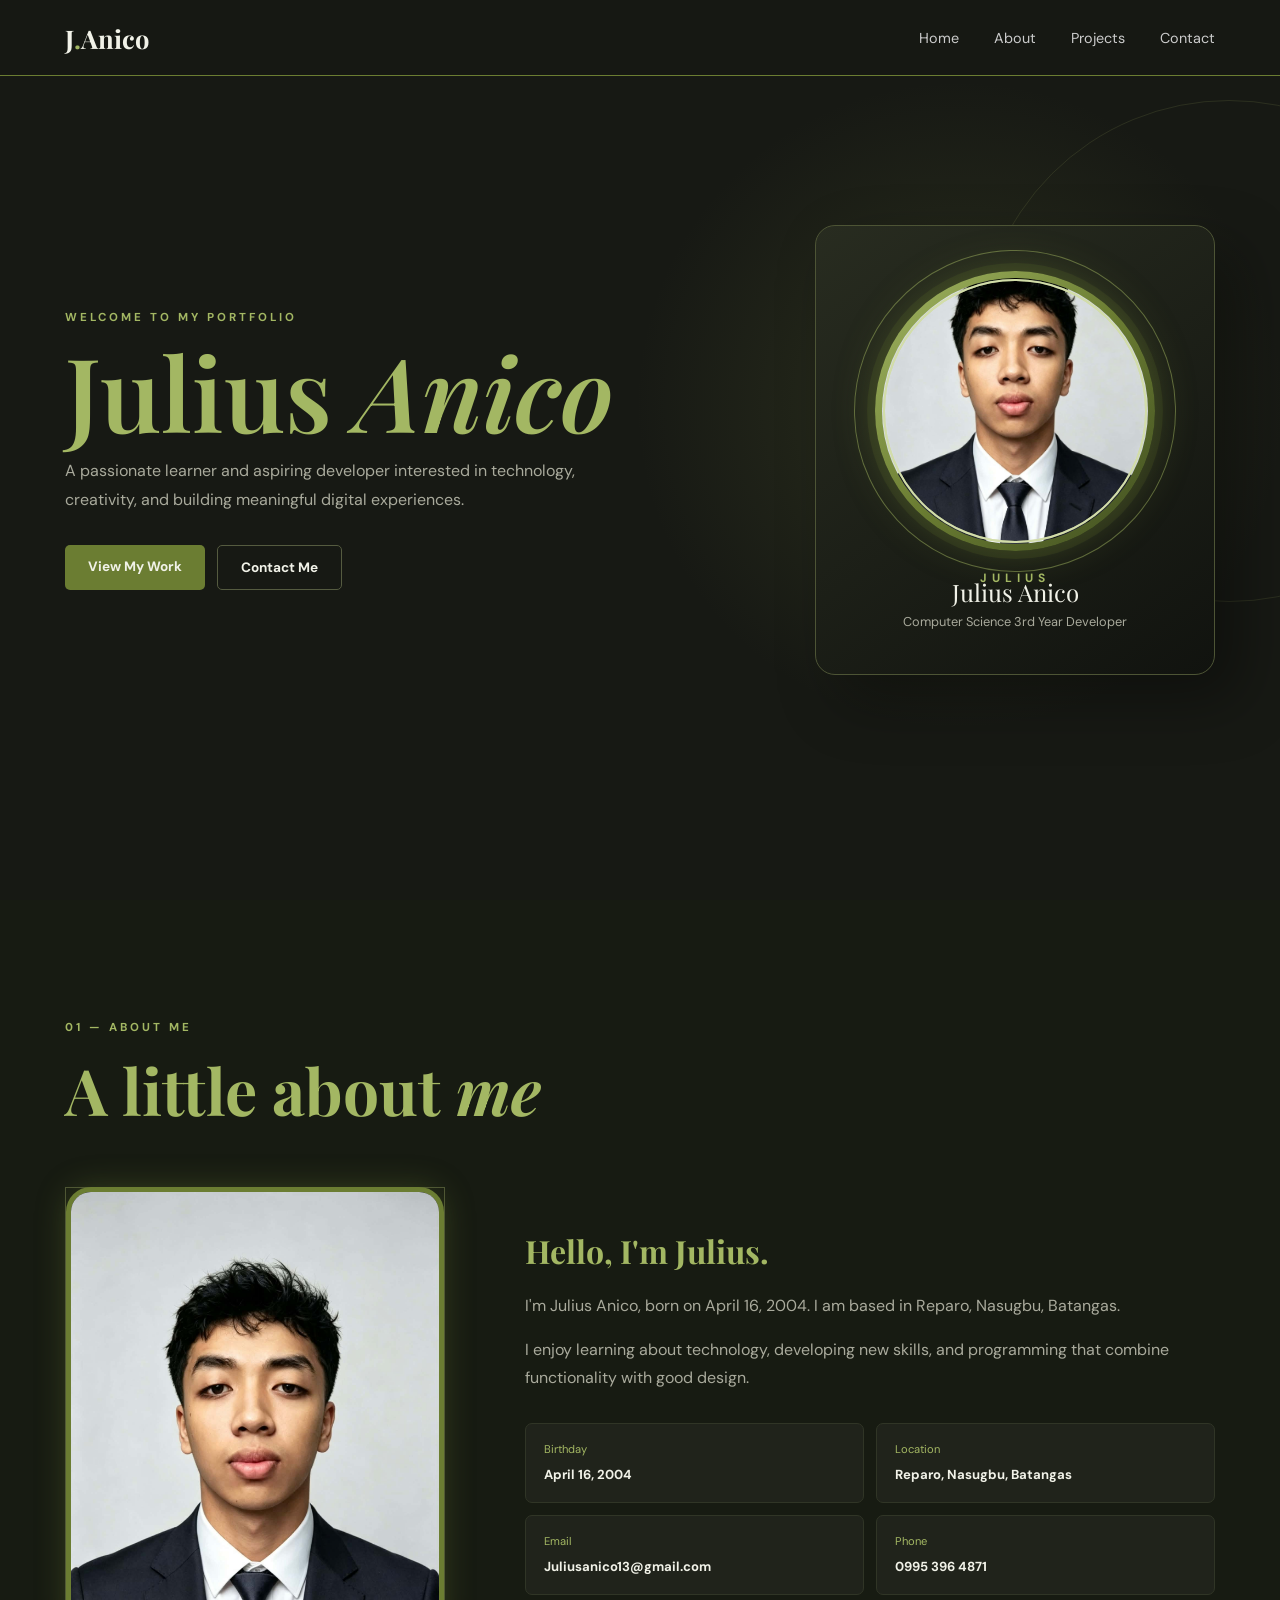
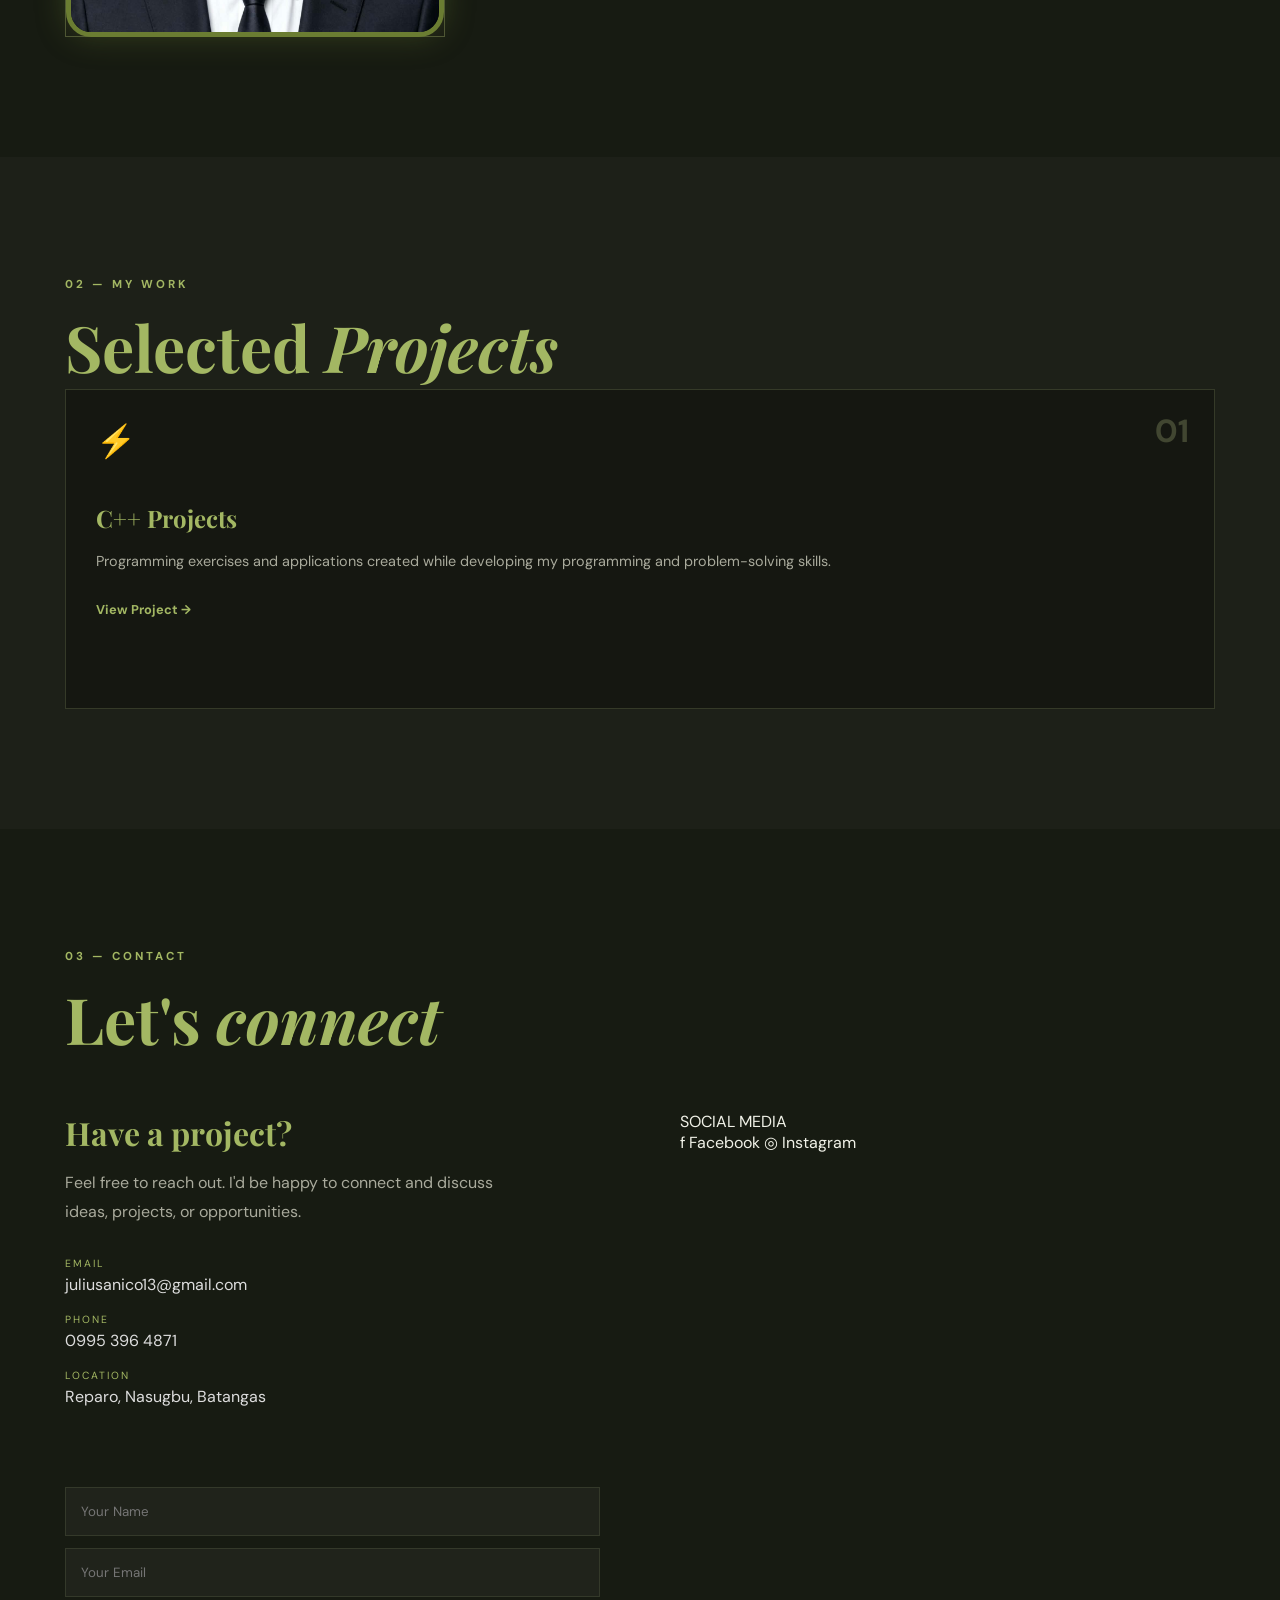
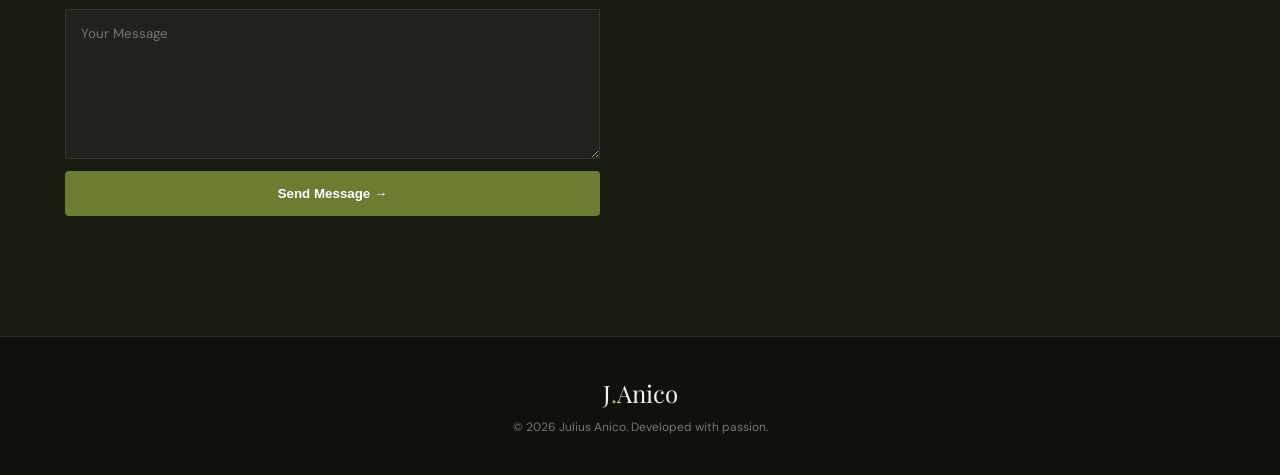
<file: index.html>
<!DOCTYPE html>
<html lang="en">

<head>
    <meta charset="UTF-8">
    <meta name="viewport" content="width=device-width, initial-scale=1.0">

    <title>Julius Anico | Personal Portfolio</title>

    <link rel="stylesheet" href="style.css">
    <link rel="icon" href="anico.jpg" type="image/x-icon">
</head>

<body>

<!-- ================= NAVBAR ================= -->

<nav class="navbar" id="navbar">

    <div class="nav-container">

        <a href="#home" class="logo">
            J<span>.</span>Anico
        </a>

        <button
            class="menu-toggle"
            id="menuToggle"
            aria-label="Toggle navigation"
            aria-expanded="false"
        >
            <span></span>
            <span></span>
            <span></span>
        </button>

        <ul class="nav-links" id="navLinks">
            <li><a href="#home">Home</a></li>
            <li><a href="#about">About</a></li>
            <li><a href="#projects">Projects</a></li>
            <li><a href="#contact">Contact</a></li>
        </ul>

    </div>

</nav>


<!-- ================= HERO ================= -->

<section class="hero" id="home">

    <div class="hero-content">

        <div class="hero-text">

            <p class="eyebrow">
                WELCOME TO MY PORTFOLIO
            </p>

            <h1>
                Julius
                <span>Anico</span>
            </h1>

            <p class="description">
                A passionate learner and aspiring developer
                interested in technology, creativity, and
                building meaningful digital experiences.
            </p>

            <div class="hero-buttons">

                <a href="#projects" class="btn primary">
                    View My Work
                </a>

                <a href="#contact" class="btn secondary">
                    Contact Me
                </a>

            </div>

        </div>


        <!-- PROFILE -->

        <div class="hero-card">

            <div class="profile-container">

                <div class="profile-circle">

                    <img
                        src="anico.jpg"
                        alt="Portrait of Julius Anico"
                    >

                </div>

            </div>

            <div class="card-name">
                Julius Anico
            </div>

            <div class="card-role">
                Computer Science 3rd Year Developer
            </div>

        </div>

    </div>

</section>


<!-- ================= ABOUT ================= -->

<section id="about" class="section">

    <div class="section-title">

        <p>01 — ABOUT ME</p>

        <h2>
            A little about <span>me</span>
        </h2>

    </div>


    <div class="about-grid">

        <div class="about-image">

            <div class="image-placeholder">

                <img
                    src="anico.jpg"
                    alt="Julius Anico"
                >

            </div>

        </div>


        <div class="about-content">

            <h3>
                Hello, I'm Julius.
            </h3>

            <p>
                I'm Julius Anico, born on April 16, 2004.
                I am based in Reparo, Nasugbu, Batangas.
            </p>

            <p>
                I enjoy learning about technology, developing
                new skills, and programming that combine
                functionality with good design.
            </p>


            <div class="info-grid">

                <div class="info-card">
                    <small>Birthday</small>
                    <strong>April 16, 2004</strong>
                </div>

                <div class="info-card">
                    <small>Location</small>
                    <strong>
                        Reparo, Nasugbu, Batangas
                    </strong>
                </div>

                <div class="info-card">
                    <small>Email</small>
                    <strong>
                        Juliusanico13@gmail.com
                    </strong>
                </div>

                <div class="info-card">
                    <small>Phone</small>
                    <strong>
                        0995 396 4871
                    </strong>
                </div>

            </div>

        </div>

    </div>

</section>


<!-- ================= PROJECTS ================= -->

<section id="projects" class="section projects">

    <div class="section-title">

        <p>02 — MY WORK</p>

        <h2>
            Selected <span>Projects</span>
        </h2>

    </div>


    <div class="projects-grid">

        <article class="project-card">

            <div class="project-number">
                01
            </div>

            <div class="project-icon">
                ⚡
            </div>

            <h3>
                C++ Projects
            </h3>

            <p>
                Programming exercises and applications
                created while developing my programming
                and problem-solving skills.
            </p>

            <a href="demo.html">
                View Project →
            </a>

        </article>


    </div>

</section>


<!-- ================= CONTACT ================= -->

<section id="contact" class="section contact">

    <div class="section-title">

        <p>03 — CONTACT</p>

        <h2>
            Let's <span>connect</span>
        </h2>

    </div>


    <div class="contact-grid">

        <div class="contact-text">

            <h3>
                Have a project?
            </h3>

            <p>
                Feel free to reach out. I'd be happy to
                connect and discuss ideas, projects,
                or opportunities.
            </p>


            <div class="contact-details">

                <a href="mailto:Juliusanico13@gmail.com">

                    <span>EMAIL</span>

                    juliusanico13@gmail.com

                </a>


                <a href="tel:+639953964871">

                    <span>PHONE</span>

                    0995 396 4871

                </a>


                <div>

                    <span>LOCATION</span>

                    Reparo, Nasugbu, Batangas

                </div>

            </div>

        </div>

        <!-- SOCIAL MEDIA -->

<div class="social-connect">

    <span>SOCIAL MEDIA</span>

    <div class="social-links">

        <a 
            href="https://www.facebook.com/" 
            target="_blank" 
            rel="noopener noreferrer"
            class="social facebook"
        >
            <span>f</span>
            Facebook
        </a>

        <a 
            href="https://www.instagram.com/juliusanico?igsi=aTl4b3cwbnB1Z2p5" 
            target="_blank" 
            rel="noopener noreferrer"
            class="social instagram"
        >
            <span>◎</span>
            Instagram
        </a>

    </div>

</div>

        <!-- CONTACT FORM -->

        <form
            class="contact-form"
            id="contactForm"
        >

            <input
                type="text"
                name="name"
                placeholder="Your Name"
                required
            >

            <input
                type="email"
                name="email"
                placeholder="Your Email"
                required
            >

            <textarea
                name="message"
                placeholder="Your Message"
                required
            ></textarea>

            <button type="submit">
                Send Message →
            </button>

        </form>

    </div>

</section>


<!-- ================= FOOTER ================= -->

<footer>

    <div class="footer-logo">

        J<span>.</span>Anico

    </div>

    <p>
        © 2026 Julius Anico. Developed with passion.
    </p>

</footer>


<script src="script.js"></script>

</body>
</html>
</file>
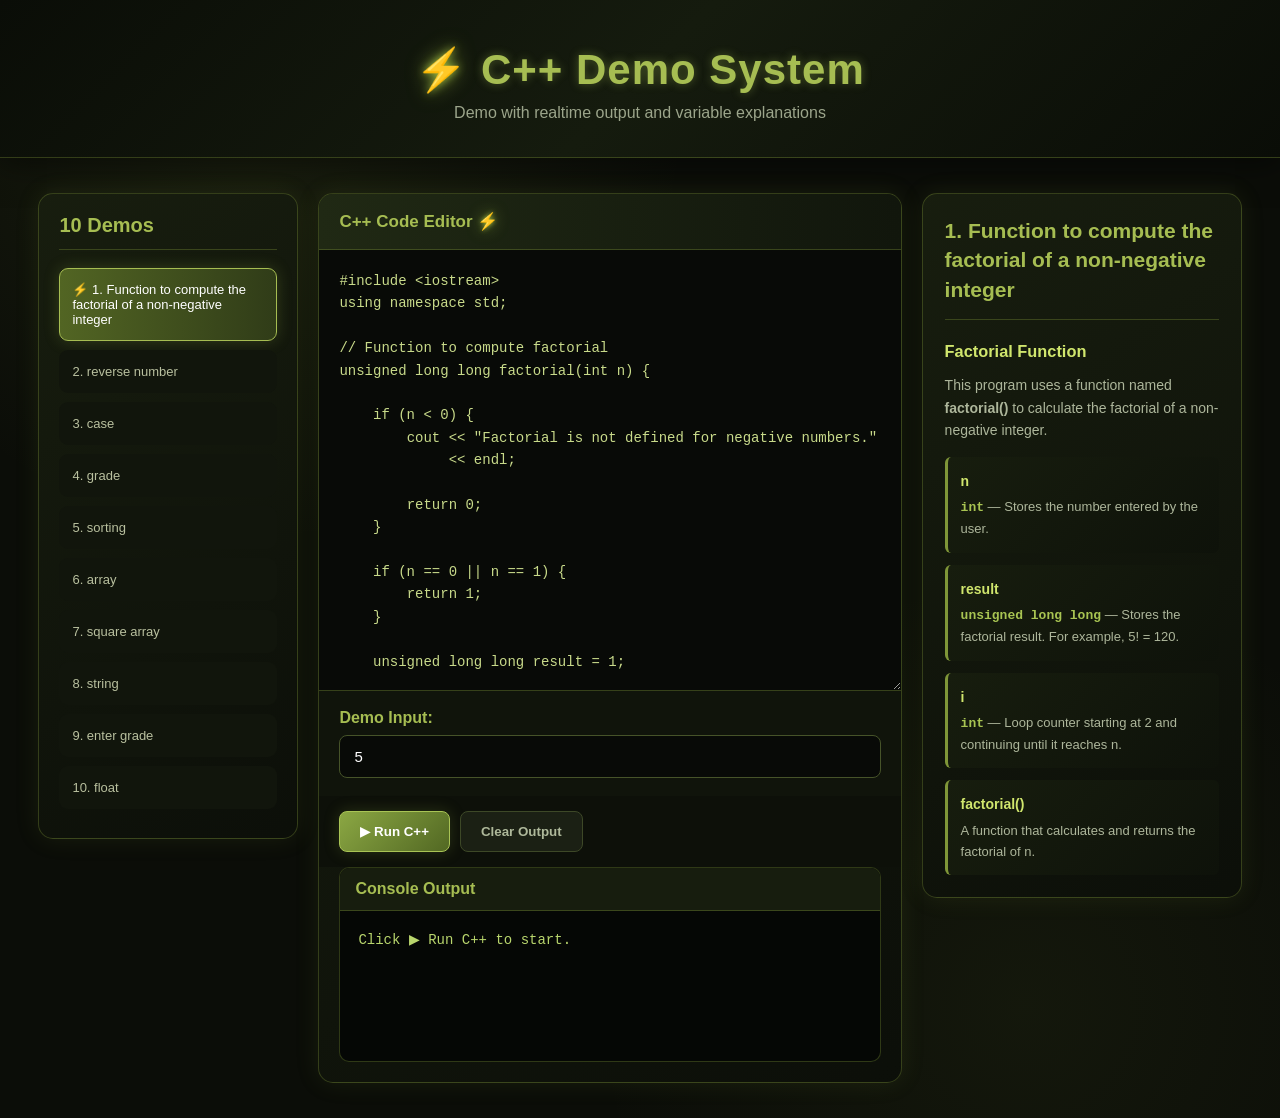
<file: demo.html>
<!DOCTYPE html> 
<html lang="en"> 
<head> 
    <meta charset="UTF-8"> 
    <meta name="viewport" content="width=device-width, initial-scale=1.0"> 
    <title>Demo</title> 
    <link rel="stylesheet" href="demo.css"> 
</head> 
<body> 
 
<header> 
 
    <h1>C++ Demo System</h1> 
 
    <p> 
        Demo with realtime output and variable explanations 
    </p> 
 
</header> 
 
 
<div class="container"> 
 
 
<!-- ========================================= 
     DEMO MENU 
========================================= --> 
 
<aside class="demos"> 
 
    <h3>10 Demos</h3> 
 
    <button class="demo-btn" onclick="loadDemo(0)"> 
        1. Function to compute the factorial of a non-negative integer 
    </button> 
 
    <button class="demo-btn" onclick="loadDemo(1)"> 
        2. reverse number 
    </button> 
 
    <button class="demo-btn" onclick="loadDemo(2)"> 
        3. case 
    </button> 
 
    <button class="demo-btn" onclick="loadDemo(3)"> 
        4. grade 
    </button> 
 
    <button class="demo-btn" onclick="loadDemo(4)"> 
        5. sorting 
    </button> 
 
    <button class="demo-btn" onclick="loadDemo(5)"> 
        6. array 
    </button> 
 
    <button class="demo-btn" onclick="loadDemo(6)"> 
        7. square array 
    </button> 
 
    <button class="demo-btn" onclick="loadDemo(7)"> 
        8. string 
    </button> 
 
    <button class="demo-btn" onclick="loadDemo(8)"> 
        9. enter grade 
    </button> 
 
    <button class="demo-btn" onclick="loadDemo(9)"> 
        10. float 
    </button> 
 
</aside> 
 
 
<!-- ========================================= 
     EDITOR 
========================================= --> 
 
<main class="editor"> 
 
    <div class="editor-title"> 
        C++ Code Editor 
    </div> 
 
    <textarea id="code"></textarea> 
 
 
    <!-- INPUT --> 
 
    <div class="input-area"> 
 
        <label> 
            Demo Input: 
        </label> 
 
        <input 
            type="text" 
            id="userInput" 
            value="5" 
        > 
 
    </div> 
 
 
    <div class="buttons"> 
 
        <button class="run" onclick="runCode()"> 
            ▶ Run C++ 
        </button> 
 
        <button class="clear" onclick="clearOutput()"> 
            Clear Output 
        </button> 
 
    </div> 
 
 
    <!-- OUTPUT --> 
 
    <div class="output-box"> 
 
        <div class="output-title"> 
            Console Output 
        </div> 
 
        <div id="output"> 
            Select a demo and click Run C++. 
        </div> 
 
    </div> 
 
</main> 
 
 
<!-- ========================================= 
     EXPLANATION 
========================================= --> 
 
<aside class="info"> 
 
    <h2 id="infoTitle"> 
        C++ Explanation 
    </h2> 
 
    <div id="explanation"> 
        Select a demo to see its explanation. 
    </div> 
 
</aside> 
 
</div> 
 
 
<script> 
 
/* 
================================================== 
10 DEMOS 
================================================== 
*/ 
 
const demos = [ 
 
/* ================================================= 
   1. FACTORIAL 
================================================= */ 
 
{ 
    title: 
    "1. Function to compute the factorial of a non-negative integer", 
 
    code: 
`#include <iostream> 
using namespace std; 
 
// Function to compute factorial 
unsigned long long factorial(int n) { 
 
    if (n < 0) { 
        cout << "Factorial is not defined for negative numbers." 
             << endl; 
 
        return 0; 
    } 
 
    if (n == 0 || n == 1) { 
        return 1; 
    } 
 
    unsigned long long result = 1; 
 
    for (int i = 2; i <= n; ++i) { 
        result *= i; 
    } 
 
    return result; 
} 
 
int main() { 
 
    int n; 
 
    cout << "Input n for factorial function: "; 
    cin >> n; 
 
    unsigned long long result = factorial(n); 
 
    if (n >= 0) { 
        cout << "The factorial of integer " 
             << n 
             << " is: " 
             << result 
             << endl; 
    } 
 
    return 0; 
}`, 
 
    explanation: 
` 
<h3>Factorial Function</h3> 
 
<p> 
This program uses a function named 
<b>factorial()</b> to calculate the factorial 
of a non-negative integer. 
</p> 
 
<div class="variable"> 
<strong>n</strong> 
<p> 
<span class="type">int</span> — 
Stores the number entered by the user. 
</p> 
</div> 
 
<div class="variable"> 
<strong>result</strong> 
<p> 
<span class="type">unsigned long long</span> — 
Stores the factorial result. 
For example, 5! = 120. 
</p> 
</div> 
 
<div class="variable"> 
<strong>i</strong> 
<p> 
<span class="type">int</span> — 
Loop counter starting at 2 and continuing 
until it reaches n. 
</p> 
</div> 
 
<div class="variable"> 
<strong>factorial()</strong> 
<p> 
A function that calculates and returns 
the factorial of n. 
</p> 
</div> 
` 
}, 
 
 
/* ================================================= 
   2. REVERSE NUMBER 
================================================= */ 
 
{ 
    title: "2. reverse number", 
 
    code: 
`#include <iostream> 
using namespace std; 
 
int main() { 
 
    int number; 
    int reverse = 0; 
    int remainder; 
 
    cout << "Enter a number: "; 
    cin >> number; 
 
    while (number != 0) { 
 
        remainder = number % 10; 
 
        reverse = reverse * 10 + remainder; 
 
        number = number / 10; 
    } 
 
    cout << "Reverse number: " 
         << reverse 
         << endl; 
 
    return 0; 
}`, 
 
    explanation: 
` 
<h3>Reverse Number</h3> 
 
<p> 
This program reverses the digits of an integer. 
For example, 12345 becomes 54321. 
</p> 
 
<div class="variable"> 
<strong>number</strong> 
<p> 
<span class="type">int</span> — 
Stores the number entered by the user. 
</p> 
</div> 
 
<div class="variable"> 
<strong>reverse</strong> 
<p> 
<span class="type">int</span> — 
Stores the reversed number. 
It starts at 0. 
</p> 
</div> 
 
<div class="variable"> 
<strong>remainder</strong> 
<p> 
<span class="type">int</span> — 
Stores the last digit of the number 
using the modulo operator (%). 
</p> 
</div> 
` 
}, 
 
 
/* ================================================= 
   3. CASE 
================================================= */ 
 
{ 
    title: "3. case", 
 
    code: 
`#include <iostream> 
using namespace std; 
 
int main() { 
 
    int choice; 
 
    cout << "Enter a number from 1 to 3: "; 
    cin >> choice; 
 
    switch (choice) { 
 
        case 1: 
            cout << "You selected ONE." << endl; 
            break; 
 
        case 2: 
            cout << "You selected TWO." << endl; 
            break; 
 
        case 3: 
            cout << "You selected THREE." << endl; 
            break; 
 
        default: 
            cout << "Invalid choice." << endl; 
    } 
 
    return 0; 
}`, 
 
    explanation: 
` 
<h3>Switch Case</h3> 
 
<p> 
The switch statement allows the program to 
choose different actions based on a value. 
</p> 
 
<div class="variable"> 
<strong>choice</strong> 
<p> 
<span class="type">int</span> — 
Stores the number selected by the user. 
</p> 
</div> 
 
<div class="variable"> 
<strong>case</strong> 
<p> 
Checks a specific value of the choice variable. 
</p> 
</div> 
 
<div class="variable"> 
<strong>default</strong> 
<p> 
Runs when none of the cases match. 
</p> 
</div> 
` 
}, 
 
 
/* ================================================= 
   4. GRADE 
================================================= */ 
 
{ 
    title: "4. grade", 
 
    code: 
`#include <iostream> 
using namespace std; 
 
int main() { 
 
    int score; 
 
    cout << "Enter score: "; 
    cin >> score; 
 
    if (score >= 90) { 
        cout << "Grade: A" << endl; 
    } 
    else if (score >= 80) { 
        cout << "Grade: B" << endl; 
    } 
    else if (score >= 70) { 
        cout << "Grade: C" << endl; 
    } 
    else if (score >= 60) { 
        cout << "Grade: D" << endl; 
    } 
    else { 
        cout << "Grade: F" << endl; 
    } 
 
    return 0; 
}`, 
 
    explanation: 
` 
<h3>Grade</h3> 
 
<p> 
This program determines a letter grade 
based on a student's score. 
</p> 
 
<div class="variable"> 
<strong>score</strong> 
<p> 
<span class="type">int</span> — 
Stores the student's numerical score. 
</p> 
</div> 
 
<div class="variable"> 
<strong>if</strong> 
<p> 
Checks whether the score meets a condition. 
</p> 
</div> 
 
<div class="variable"> 
<strong>else if</strong> 
<p> 
Checks another condition when the previous 
condition was false. 
</p> 
</div> 
 
<div class="variable"> 
<strong>else</strong> 
<p> 
Runs when all previous conditions are false. 
</p> 
</div> 
` 
}, 
 
 
/* ================================================= 
   5. SORTING 
================================================= */ 
 
{ 
    title: "5. sorting", 
 
    code: 
`#include <iostream> 
using namespace std; 
 
int main() { 
 
    int numbers[5] = {5, 2, 8, 1, 3}; 
    int temp; 
 
    for (int i = 0; i < 5; i++) { 
 
        for (int j = i + 1; j < 5; j++) { 
 
            if (numbers[i] > numbers[j]) { 
 
                temp = numbers[i]; 
 
                numbers[i] = numbers[j]; 
 
                numbers[j] = temp; 
            } 
        } 
    } 
 
    cout << "Sorted numbers: "; 
 
    for (int i = 0; i < 5; i++) { 
        cout << numbers[i] << " "; 
    } 
 
    return 0; 
}`, 
 
    explanation: 
` 
<h3>Sorting</h3> 
 
<p> 
This program sorts five integers from smallest 
to largest. 
</p> 
 
<div class="variable"> 
<strong>numbers</strong> 
<p> 
<span class="type">int[5]</span> — 
An array containing five numbers. 
</p> 
</div> 
 
<div class="variable"> 
<strong>temp</strong> 
<p> 
<span class="type">int</span> — 
Temporary variable used when swapping 
two numbers. 
</p> 
</div> 
 
<div class="variable"> 
<strong>i</strong> 
<p> 
<span class="type">int</span> — 
Outer loop counter. 
</p> 
</div> 
 
<div class="variable"> 
<strong>j</strong> 
<p> 
<span class="type">int</span> — 
Inner loop counter used to compare values. 
</p> 
</div> 
` 
}, 
 
 
/* ================================================= 
   6. ARRAY 
================================================= */ 
 
{ 
    title: "6. array", 
 
    code: 
`#include <iostream> 
using namespace std; 
 
int main() { 
 
    int numbers[5] = { 
        10, 20, 30, 40, 50 
    }; 
 
    cout << "Array values:" << endl; 
 
    for (int i = 0; i < 5; i++) { 
        cout << numbers[i] << endl; 
    } 
 
    return 0; 
}`, 
 
    explanation: 
` 
<h3>Array</h3> 
 
<p> 
An array stores multiple values under 
one variable name. 
</p> 
 
<div class="variable"> 
<strong>numbers</strong> 
<p> 
<span class="type">int[5]</span> — 
Stores five integer values: 
10, 20, 30, 40, and 50. 
</p> 
</div> 
 
<div class="variable"> 
<strong>i</strong> 
<p> 
<span class="type">int</span> — 
Used as the array index. 
It starts at 0. 
</p> 
</div> 
 
<div class="variable"> 
<strong>numbers[0]</strong> 
<p> 
First array element: 10. 
</p> 
</div> 
 
<div class="variable"> 
<strong>numbers[4]</strong> 
<p> 
Last array element: 50. 
</p> 
</div> 
` 
}, 
 
 
/* ================================================= 
   7. SQUARE ARRAY 
================================================= */ 
 
{ 
    title: "7. square array", 
 
    code: 
`#include <iostream> 
using namespace std; 
 
int main() { 
 
    int numbers[5] = { 
        1, 2, 3, 4, 5 
    }; 
 
    int square; 
 
    cout << "Square values:" << endl; 
 
    for (int i = 0; i < 5; i++) { 
 
        square = numbers[i] * numbers[i]; 
 
        cout << square << endl; 
    } 
 
    return 0; 
}`, 
 
    explanation: 
` 
<h3>Square Array</h3> 
 
<p> 
This program calculates the square of every 
number in an array. 
</p> 
 
<div class="variable"> 
<strong>numbers</strong> 
<p> 
<span class="type">int[5]</span> — 
Contains the numbers 1, 2, 3, 4, and 5. 
</p> 
</div> 
 
<div class="variable"> 
<strong>square</strong> 
<p> 
<span class="type">int</span> — 
Stores the square of the current number. 
</p> 
</div> 
 
<div class="variable"> 
<strong>i</strong> 
<p> 
<span class="type">int</span> — 
Array index and loop counter. 
</p> 
</div> 
` 
}, 
 
 
/* ================================================= 
   8. STRING 
================================================= */ 
 
{ 
    title: "8. string", 
 
    code: 
`#include <iostream> 
#include <string> 
using namespace std; 
 
int main() { 
 
    string name; 
 
    cout << "Enter your name: "; 
    cin >> name; 
 
    cout << "Hello, " << name << "!" << endl; 
 
    return 0; 
}`, 
 
    explanation: 
` 
<h3>String</h3> 
 
<p> 
This program accepts text from the user 
and displays it. 
</p> 
 
<div class="variable"> 
<strong>name</strong> 
<p> 
<span class="type">string</span> — 
Stores text entered by the user. 
</p> 
</div> 
 
<div class="variable"> 
<strong>string</strong> 
<p> 
A C++ data type used for storing text. 
</p> 
</div> 
 
<div class="variable"> 
<strong>cout</strong> 
<p> 
Displays the text in the console. 
</p> 
</div> 
` 
}, 
 
 
/* ================================================= 
   9. ENTER GRADE 
================================================= */ 
 
{ 
    title: "9. enter grade", 
 
    code: 
`#include <iostream> 
using namespace std; 
 
int main() { 
 
    char grade; 
 
    cout << "Enter grade (A, B, C, D, F): "; 
    cin >> grade; 
 
    switch (grade) { 
 
        case 'A': 
        case 'a': 
            cout << "Excellent!" << endl; 
            break; 
 
        case 'B': 
        case 'b': 
            cout << "Very Good!" << endl; 
            break; 
 
        case 'C': 
        case 'c': 
            cout << "Good!" << endl; 
            break; 
 
        case 'D': 
        case 'd': 
            cout << "Needs Improvement." << endl; 
            break; 
 
        case 'F': 
        case 'f': 
            cout << "Failed." << endl; 
            break; 
 
        default: 
            cout << "Invalid grade." << endl; 
    } 
 
    return 0; 
}`, 
 
    explanation: 
` 
<h3>Enter Grade</h3> 
 
<p> 
The program accepts a letter grade and 
displays an appropriate message. 
</p> 
 
<div class="variable"> 
<strong>grade</strong> 
<p> 
<span class="type">char</span> — 
Stores one character such as A, B, C, D, or F. 
</p> 
</div> 
 
<div class="variable"> 
<strong>case</strong> 
<p> 
Checks the value of grade against a specific 
letter. 
</p> 
</div> 
 
<div class="variable"> 
<strong>default</strong> 
<p> 
Displays "Invalid grade" if the entered 
character does not match a valid grade. 
</p> 
</div> 
` 
}, 
 
 
/* ================================================= 
   10. FLOAT 
================================================= */ 
 
{ 
    title: "10. float", 
 
    code: 
`#include <iostream> 
using namespace std; 
 
int main() { 
 
    float price = 99.50f; 
    float quantity = 3.0f; 
    float total; 
 
    total = price * quantity; 
 
    cout << "Price: " << price << endl; 
    cout << "Quantity: " << quantity << endl; 
    cout << "Total: " << total << endl; 
 
    return 0; 
}`, 
 
    explanation: 
` 
<h3>Float</h3> 
 
<p> 
This program demonstrates how to use decimal 
numbers with the float data type. 
</p> 
 
<div class="variable"> 
<strong>price</strong> 
<p> 
<span class="type">float</span> — 
Stores the price of one item. 
Value: 99.50. 
</p> 
</div> 
 
<div class="variable"> 
<strong>quantity</strong> 
<p> 
<span class="type">float</span> — 
Stores the number of items. 
Value: 3. 
</p> 
</div> 
 
<div class="variable"> 
<strong>total</strong> 
<p> 
<span class="type">float</span> — 
Stores price multiplied by quantity. 
99.50 × 3 = 298.50. 
</p> 
</div> 
` 
 
} 
 
]; 
 
 
/* 
================================================== 
CURRENT DEMO 
================================================== 
*/ 
 
let currentDemo = 0; 
 
 
/* 
================================================== 
LOAD DEMO 
================================================== 
*/ 
 
function loadDemo(index) { 
 
    currentDemo = index; 
 
    const demo = demos[index]; 
 
    document.getElementById("code").value = 
        demo.code; 
 
    document.getElementById("infoTitle").textContent = 
        demo.title; 
 
    document.getElementById("explanation").innerHTML = 
        demo.explanation; 
 
    document.getElementById("output").textContent = 
        "Click ▶ Run C++ to start."; 
 
    /* 
    Highlight selected button 
    */ 
 
    const buttons = 
        document.querySelectorAll(".demo-btn"); 
 
    buttons.forEach(function(button) { 
        button.classList.remove("active"); 
    }); 
 
    buttons[index].classList.add("active"); 
 
} 
 
 
/* 
================================================== 
RUN CODE 
================================================== 
*/ 
 
function runCode() { 
 
    const demo = demos[currentDemo]; 
 
    const output = 
        document.getElementById("output"); 
 
    const input = 
        document.getElementById("userInput").value.trim(); 
 
 
    output.textContent = 
        "Compiling C++...\n"; 
 
 
    setTimeout(function() { 
 
        output.textContent = 
            "Program started...\n\n"; 
 
        runDemo(currentDemo, input); 
 
    }, 500); 
 
} 
 
 
/* 
================================================== 
RUN SELECTED DEMO 
================================================== 
*/ 
 
function runDemo(index, input) { 
 
    const output = 
        document.getElementById("output"); 
 
 
    /* 
    ============================================== 
    1. FACTORIAL 
    ============================================== 
    */ 
 
    if (index === 0) { 
 
        let n = parseInt(input); 
 
        if (isNaN(n)) { 
            n = 5; 
        } 
 
        if (n < 0) { 
 
            realtimeOutput([ 
                "Input n for factorial function: " + n, 
                "Factorial is not defined for negative numbers." 
            ]); 
 
            return; 
        } 
 
        let result = 1; 
 
        for (let i = 2; i <= n; i++) { 
            result *= i; 
        } 
 
        realtimeOutput([ 
            "Input n for factorial function: " + n, 
            "The factorial of integer " + 
            n + 
            " is: " + 
            result 
        ]); 
 
        return; 
    } 
 
 
    /* 
    ============================================== 
    2. REVERSE NUMBER 
    ============================================== 
    */ 
 
    if (index === 1) { 
 
        let number = parseInt(input); 
 
        if (isNaN(number)) { 
            number = 12345; 
        } 
 
        let original = number; 
        let reverse = 0; 
 
        while (number !== 0) { 
 
            let remainder = number % 10; 
 
            reverse = 
                reverse * 10 + remainder; 
 
            number = 
                Math.trunc(number / 10); 
        } 
 
        realtimeOutput([ 
            "Enter a number: " + original, 
            "Reverse number: " + reverse 
        ]); 
 
        return; 
    } 
 
 
    /* 
    ============================================== 
    3. CASE 
    ============================================== 
    */ 
 
    if (index === 2) { 
 
        let choice = parseInt(input); 
 
        if (isNaN(choice)) { 
            choice = 1; 
        } 
 
        let message; 
 
        switch (choice) { 
 
            case 1: 
                message = "You selected ONE."; 
                break; 
 
            case 2: 
                message = "You selected TWO."; 
                break; 
 
            case 3: 
                message = "You selected THREE."; 
                break; 
 
            default: 
                message = "Invalid choice."; 
        } 
 
        realtimeOutput([ 
            "Enter a number from 1 to 3: " + choice, 
            message 
        ]); 
 
        return; 
    } 
 
 
    /* 
    ============================================== 
    4. GRADE 
    ============================================== 
    */ 
 
    if (index === 3) { 
 
        let score = parseInt(input); 
 
        if (isNaN(score)) { 
            score = 85; 
        } 
 
        let grade; 
 
        if (score >= 90) { 
            grade = "A"; 
        } 
        else if (score >= 80) { 
            grade = "B"; 
        } 
        else if (score >= 70) { 
            grade = "C"; 
        } 
        else if (score >= 60) { 
            grade = "D"; 
        } 
        else { 
            grade = "F"; 
        } 
 
        realtimeOutput([ 
            "Enter score: " + score, 
            "Grade: " + grade 
        ]); 
 
        return; 
    } 
 
 
    /* 
    ============================================== 
    5. SORTING 
    ============================================== 
    */ 
 
    if (index === 4) { 
 
        let numbers = 
            [5, 2, 8, 1, 3]; 
 
        numbers.sort(function(a, b) { 
            return a - b; 
        }); 
 
        realtimeOutput([ 
            "Original numbers: 5 2 8 1 3", 
            "Sorted numbers: " + 
            numbers.join(" ") 
        ]); 
 
        return; 
    } 
 
 
    /* 
    ============================================== 
    6. ARRAY 
    ============================================== 
    */ 
 
    if (index === 5) { 
 
        let numbers = 
            [10, 20, 30, 40, 50]; 
 
        let lines = 
            ["Array values:"]; 
 
        numbers.forEach(function(number) { 
            lines.push(String(number)); 
        }); 
 
        realtimeOutput(lines); 
 
        return; 
    } 
 
 
    /* 
    ============================================== 
    7. SQUARE ARRAY 
    ============================================== 
    */ 
 
    if (index === 6) { 
 
        let numbers = 
            [1, 2, 3, 4, 5]; 
 
        let lines = 
            ["Square values:"]; 
 
        numbers.forEach(function(number) { 
 
            let square = 
                number * number; 
 
            lines.push( 
                number + "² = " + square 
            ); 
 
        }); 
 
        realtimeOutput(lines); 
 
        return; 
    } 
 
 
    /* 
    ============================================== 
    8. STRING 
    ============================================== 
    */ 
 
    if (index === 7) { 
 
        let name = input; 
 
        if (name === "") { 
            name = "Student"; 
        } 
 
        realtimeOutput([ 
            "Enter your name: " + name, 
            "Hello, " + name + "!" 
        ]); 
 
        return; 
    } 
 
 
    /* 
    ============================================== 
    9. ENTER GRADE 
    ============================================== 
    */ 
 
    if (index === 8) { 
 
        let grade = 
            input.toUpperCase(); 
 
        if (grade === "") { 
            grade = "A"; 
        } 
 
        let message; 
 
        switch (grade) { 
 
            case "A": 
                message = "Excellent!"; 
                break; 
 
            case "B": 
                message = "Very Good!"; 
                break; 
 
            case "C": 
                message = "Good!"; 
                break; 
 
            case "D": 
                message = "Needs Improvement."; 
                break; 
 
            case "F": 
                message = "Failed."; 
                break; 
 
            default: 
                message = "Invalid grade."; 
        } 
 
        realtimeOutput([ 
            "Enter grade: " + grade, 
            message 
        ]); 
 
        return; 
    } 
 
 
    /* 
    ============================================== 
    10. FLOAT 
    ============================================== 
    */ 
 
    if (index === 9) { 
 
        let price = 99.50; 
        let quantity = 3.0; 
 
        let total = 
            price * quantity; 
 
        realtimeOutput([ 
            "Price: " + 
            price.toFixed(2), 
 
            "Quantity: " + 
            quantity.toFixed(1), 
 
            "Total: " + 
            total.toFixed(2) 
        ]); 
 
        return; 
    } 
 
} 
 
 
/* 
================================================== 
REALTIME OUTPUT 
================================================== 
*/ 
 
function realtimeOutput(lines) { 
 
    const output = 
        document.getElementById("output"); 
 
    output.textContent = 
        ""; 
 
    lines.forEach(function(line, index) { 
 
        setTimeout(function() { 
 
            output.textContent += 
                line + "\n"; 
 
        }, index * 600); 
 
    }); 
 
    setTimeout(function() { 
 
        output.textContent += 
            "\n--- Program finished ---"; 
 
    }, lines.length * 600 + 200); 
 
} 
 
 
/* 
================================================== 
CLEAR OUTPUT 
================================================== 
*/ 
 
function clearOutput() { 
 
    document.getElementById("output") 
        .textContent = ""; 
 
} 
 
 
/* 
================================================== 
LOAD FIRST DEMO 
================================================== 
*/ 
 
loadDemo(0); 
 
</script> 
 
</body> 
</html>
</file>
<file: style.css>
@import url('https://fonts.googleapis.com/css2?family=DM+Sans:wght@400;500;600;700&family=Playfair+Display:wght@500;600;700&display=swap');

:root {
    --olive: #68733b;
    --olive-light: #899657;
    --olive-dark: #3d4524;
    --cream: #f2f0e6;
    --dark: #171914;
    --dark-2: #20231b;
    --gray: #a9aa9c;
    --white: #ffffff;
}

* {
    margin: 0;
    padding: 0;
    box-sizing: border-box;
}

html {
    scroll-behavior: smooth;
}

body {
    font-family: "DM Sans", sans-serif;
    color: var(--cream);
    background: var(--dark);
    overflow-x: hidden;
}

a {
    color: inherit;
    text-decoration: none;
}

/* ================= NAVBAR ================= */

.navbar {
    position: fixed;
    top: 0;
    left: 0;

    width: 100%;
    z-index: 1000;

    background: rgba(23, 25, 20, .82);
    backdrop-filter: blur(18px);

    border-bottom: 1px solid rgba(255,255,255,.08);

    transition: .35s ease;
}

.navbar.scrolled {
    background: rgba(23,25,20,.97);
    box-shadow: 0 10px 30px rgba(0,0,0,.25);
}

.nav-container {
    width: min(1150px, 92%);
    height: 75px;

    margin: auto;

    display: flex;
    align-items: center;
    justify-content: space-between;
}

.logo {
    font-family: "Playfair Display", serif;
    font-size: 1.6rem;
    font-weight: 700;
}

.logo span,
.footer-logo span {
    color: var(--olive-light);
}

.nav-links {
    display: flex;
    list-style: none;
    gap: 35px;
}

.nav-links a {
    color: #ccc;
    font-size: .9rem;
    transition: .25s;
}

.nav-links a:hover {
    color: var(--olive-light);
}

.menu-toggle {
    display: none;

    width: 42px;
    height: 42px;

    border: 1px solid #414638;
    border-radius: 8px;

    background: transparent;
    cursor: pointer;
}

.menu-toggle span {
    display: block;
    width: 21px;
    height: 2px;

    margin: 5px auto;

    background: var(--cream);
    transition: .3s;
}

/* ================= HERO ================= */

.hero {
    min-height: 100vh;

    display: flex;
    align-items: center;

    background:
        radial-gradient(
            circle at 75% 45%,
            rgba(104,115,59,.25),
            transparent 30%
        ),
        var(--dark);

    position: relative;
}

.hero::before {
    content: "";
    position: absolute;

    width: 500px;
    height: 500px;

    right: -200px;
    top: 100px;

    border: 1px solid rgba(137,150,87,.18);
    border-radius: 50%;
}

.hero-content {
    width: min(1150px, 92%);
    margin: auto;

    display: grid;
    grid-template-columns: 1fr 400px;
    gap: 80px;

    align-items: center;
}

.eyebrow,
.section-title p {
    color: var(--olive-light);
    letter-spacing: 3px;
    font-size: .72rem;
    font-weight: 700;
}

.hero h1 {
    margin: 20px 0;

    font-family: "Playfair Display", serif;

    font-size: clamp(4rem, 8vw, 7rem);
    line-height: .9;

    font-weight: 600;
}

.hero h1 span {
    color: var(--olive-light);
    font-style: italic;
}

.description {
    max-width: 570px;

    color: var(--gray);
    line-height: 1.8;

    font-size: 1rem;
}

.hero-buttons {
    display: flex;
    gap: 12px;
    margin-top: 30px;
}

.btn {
    padding: 13px 23px;
    border-radius: 5px;
    font-size: .85rem;
    font-weight: 700;
    transition: .25s;
}

.primary {
    background: var(--olive);
}

.primary:hover {
    background: var(--olive-light);
    transform: translateY(-3px);
}

.secondary {
    border: 1px solid #555b40;
}

.secondary:hover {
    border-color: var(--olive-light);
    color: var(--olive-light);
}

/* ================= HERO CARD ================= */

.hero-card {
    height: 450px;

    border: 1px solid #4d5435;
    background: linear-gradient(
        145deg,
        #282c20,
        #11130f
    );

    border-radius: 20px;

    display: flex;
    flex-direction: column;

    align-items: center;
    justify-content: center;

    position: relative;

    box-shadow:
        25px 25px 60px rgba(0,0,0,.35);
}

.circle {
    width: 250px;
    height: 250px;

    border-radius: 50%;

    border: 1px solid var(--olive-light);

    position: absolute;

    opacity: .5;
}

.initial {
    width: 160px;
    height: 160px;

    display: grid;
    place-items: center;

    border-radius: 50%;

    background: var(--olive);

    color: white;

    font-family: "Playfair Display", serif;
    font-size: 3rem;

    box-shadow:
        0 0 60px rgba(104,115,59,.35);
}

.card-name {
    margin-top: 25px;
    font-family: "Playfair Display", serif;
    font-size: 1.5rem;
}

.card-role {
    margin-top: 5px;
    color: var(--gray);
    font-size: .8rem;
}

/* ================= SECTION ================= */

.section {
    width: min(1150px, 92%);
    margin: auto;

    padding: 120px 0;
}

.section-title h2 {
    margin-top: 12px;

    font-family: "Playfair Display", serif;

    font-size: clamp(2.5rem, 5vw, 4rem);
}

.section-title h2 span {
    color: var(--olive-light);
    font-style: italic;
}

/* ================= ABOUT ================= */

.about-grid {
    margin-top: 55px;

    display: grid;
    grid-template-columns: 380px 1fr;

    gap: 80px;
    align-items: center;
}

.about-image {
    height: 450px;

    background:
        linear-gradient(
            145deg,
            var(--olive-dark),
            #161812
        );

    border: 1px solid #4d5435;

    display: grid;
    place-items: center;
}

.image-placeholder {
    width: 180px;
    height: 180px;

    border-radius: 50%;

    display: grid;
    place-items: center;

    background: var(--olive);

    font-family: "Playfair Display", serif;
    font-size: 3rem;
}

.about-content h3 {
    font-family: "Playfair Display", serif;
    font-size: 2rem;

    margin-bottom: 20px;
}

.about-content > p {
    color: var(--gray);
    line-height: 1.8;
    margin-bottom: 15px;
}

.info-grid {
    display: grid;
    grid-template-columns: 1fr 1fr;

    gap: 12px;

    margin-top: 30px;
}

.info-card {
    padding: 18px;

    background: #20231b;
    border: 1px solid #303526;

    border-radius: 7px;
}

.info-card small {
    display: block;

    color: var(--olive-light);
    font-size: .7rem;

    margin-bottom: 7px;
}

.info-card strong {
    font-size: .82rem;
}

/* ================= PROJECTS ================= */

.projects {
    max-width: none;
    width: 100%;

    padding-left: max(4%, calc((100% - 1150px) / 2));
    padding-right: max(4%, calc((100% - 1150px) / 2));

    background: #1d2018;
}

.project-grid {
    margin-top: 50px;

    display: grid;
    grid-template-columns: repeat(3, 1fr);

    gap: 20px;
}

.project-card {
    min-height: 320px;

    padding: 30px;

    background: #151711;
    border: 1px solid #353a28;

    position: relative;

    transition: .3s;
}

.project-card:hover {
    transform: translateY(-8px);
    border-color: var(--olive-light);

    box-shadow:
        0 20px 50px rgba(0,0,0,.3);
}

.project-number {
    position: absolute;
    right: 25px;
    top: 20px;

    color: #414631;
    font-size: 2rem;
    font-weight: 700;
}

.project-icon {
    color: var(--olive-light);
    font-size: 2rem;
    margin-bottom: 40px;
}

.project-card h3 {
    font-family: "Playfair Display", serif;
    font-size: 1.5rem;
}

.project-card p {
    color: var(--gray);
    line-height: 1.7;
    font-size: .9rem;

    margin: 15px 0 25px;
}

.project-card a {
    color: var(--olive-light);
    font-size: .8rem;
    font-weight: 700;
}

/* ================= CONTACT ================= */

.contact-grid {
    margin-top: 50px;

    display: grid;
    grid-template-columns: 1fr 1fr;

    gap: 80px;
}

.contact-text h3 {
    font-family: "Playfair Display", serif;
    font-size: 2rem;
}

.contact-text > p {
    color: var(--gray);
    line-height: 1.8;

    max-width: 450px;
    margin: 15px 0 30px;
}

.contact-details {
    display: grid;
    gap: 18px;
}

.contact-details a,
.contact-details div {
    color: #ddd;
}

.contact-details span {
    display: block;

    color: var(--olive-light);
    font-size: .65rem;
    letter-spacing: 2px;

    margin-bottom: 4px;
}

.contact-form {
    display: grid;
    gap: 12px;
}

.contact-form input,
.contact-form textarea {
    width: 100%;

    padding: 15px;

    background: #20231b;

    border: 1px solid #34392a;

    color: white;

    outline: none;

    font-family: inherit;
}

.contact-form textarea {
    min-height: 150px;
    resize: vertical;
}

.contact-form input:focus,
.contact-form textarea:focus {
    border-color: var(--olive-light);
}

.contact-form button {
    padding: 15px;

    border: none;
    border-radius: 4px;

    background: var(--olive);
    color: white;

    font-weight: 700;

    cursor: pointer;

    transition: .25s;
}

.contact-form button:hover {
    background: var(--olive-light);
}

/* ================= FOOTER ================= */

footer {
    padding: 40px 20px;

    text-align: center;

    background: #10110d;

    border-top: 1px solid #292d21;
}

.footer-logo {
    font-family: "Playfair Display", serif;
    font-size: 1.5rem;
}

footer p {
    margin-top: 10px;
    color: #777;
    font-size: .75rem;
}

/* ================= MOBILE NAV ================= */

@media (max-width: 800px) {

    .menu-toggle {
        display: block;
    }

    .nav-links {
        position: absolute;

        top: 75px;
        left: 0;

        width: 100%;

        padding: 10px 6% 25px;

        background: rgba(23,25,20,.98);

        border-bottom: 1px solid #363b29;

        flex-direction: column;
        gap: 0;

        max-height: 0;
        overflow: hidden;

        opacity: 0;

        transition:
            max-height .4s ease,
            opacity .3s ease;
    }

    .nav-links.active {
        max-height: 350px;
        opacity: 1;
    }

    .nav-links li {
        border-bottom: 1px solid #292d22;
    }

    .nav-links a {
        display: block;
        padding: 16px 5px;
    }

    /* hamburger animation */

    .menu-toggle.active span:nth-child(1) {
        transform: translateY(7px) rotate(45deg);
    }

    .menu-toggle.active span:nth-child(2) {
        opacity: 0;
    }

    .menu-toggle.active span:nth-child(3) {
        transform: translateY(-7px) rotate(-45deg);
    }

    .hero-content {
        grid-template-columns: 1fr;
        padding: 130px 0 80px;
    }

    .hero-card {
        height: 350px;
        max-width: 400px;
    }

    .about-grid {
        grid-template-columns: 1fr;
    }

    .about-image {
        height: 350px;
    }

    .project-grid {
        grid-template-columns: 1fr;
    }

    .contact-grid {
        grid-template-columns: 1fr;
        gap: 50px;
    }
}

@media (max-width: 500px) {

    .hero h1 {
        font-size: 3.5rem;
    }

    .hero-buttons {
        flex-direction: column;
    }

    .btn {
        text-align: center;
    }

    .info-grid {
        grid-template-columns: 1fr;
    }
}
/* =========================
   PROFILE CIRCLE
========================= */

.profile-container {
    display: flex;
    justify-content: center;
    align-items: center;
    position: relative;
}

.profile-circle {
    width: 280px;
    height: 280px;
    border-radius: 50%;
    padding: 8px;

    background: linear-gradient(
        135deg,
        #6b7d32,
        #a3b763,
        #3f4d20
    );

    box-shadow:
        0 0 0 8px rgba(107, 125, 50, 0.15),
        0 0 35px rgba(107, 125, 50, 0.45);

    position: relative;
    overflow: hidden;
}

.profile-circle::before {
    content: "";
    position: absolute;
    inset: 8px;
    border: 2px solid #c7d39b;
    border-radius: 50%;
    pointer-events: none;
}

.profile-circle img {
    width: 100%;
    height: 100%;

    object-fit: cover;
    object-position: center;

    border-radius: 50%;
    display: block;

    background: #252b19;
}

/* Decorative olive ring */

.profile-container::before {
    content: "";
    position: absolute;

    width: 320px;
    height: 320px;

    border: 1px solid rgba(163, 183, 99, 0.5);
    border-radius: 50%;

    transform: rotate(20deg);
    pointer-events: none;
}

.profile-container::after {
    content: "JULIUS";
    position: absolute;

    bottom: -35px;

    color: #a3b763;
    font-size: 12px;
    letter-spacing: 5px;
    font-weight: bold;
}
:root {
    --olive-dark: #171b12;
    --olive: #6b7d32;
    --olive-light: #a3b763;
    --olive-pale: #c7d39b;
    --cream: #f1f2e8;
}

body {
    background: var(--olive-dark);
    color: var(--cream);
}

button,
.navbar,
.card {
    border-color: var(--olive);
}

button:hover,
.navbar a:hover {
    color: var(--olive-light);
}

h1,
h2,
h3 {
    color: var(--olive-light);
}

.hero-cta {
    background: var(--olive);
    color: white;
}

.hero-cta:hover {
    background: var(--olive-light);
    color: #171b12;
}
.profile-container {
    display: flex;
    justify-content: center;
    align-items: center;
    position: relative;
}

.profile-circle {
    width: 280px;
    height: 280px;
    padding: 7px;
    border-radius: 50%;

    background: linear-gradient(
        135deg,
        #a3b763,
        #6b7d32,
        #3f4d20
    );

    box-shadow:
        0 0 0 8px rgba(107, 125, 50, 0.15),
        0 0 40px rgba(107, 125, 50, 0.45);

    overflow: hidden;
    position: relative;
}

.profile-circle img {
    width: 100%;
    height: 100%;

    display: block;
    object-fit: cover;
    object-position: center;

    border-radius: 50%;
}

.profile-circle::after {
    content: "";
    position: absolute;
    inset: 8px;

    border: 2px solid rgba(220, 230, 180, 0.55);
    border-radius: 50%;

    pointer-events: none;
}
/* ================= ABOUT IMAGE ================= */

.about-image {
    display: flex;
    justify-content: center;
    align-items: center;
}

.image-placeholder {
    width: 380px;
    height: 380px;
    border-radius: 50%;
    overflow: hidden;
    border: 5px solid #6b7d32;
    background: #1b2114;
    box-shadow: 0 0 30px rgba(107, 125, 50, 0.35);
}

.image-placeholder img {
    width: 100%;
    height: 100%;
    display: block;
    object-fit: cover;
    object-position: center;
}
@media (max-width: 768px) {

    .image-placeholder {
        width: 280px;
        height: 280px;
    }

}

@media (max-width: 480px) {

    .image-placeholder {
        width: 220px;
        height: 220px;
    }

}
.image-placeholder {
    width: 400px;
    height: 450px;
    border-radius: 25px;
    overflow: hidden;
    border: 5px solid #6b7d32;
}

.image-placeholder img {
    width: 100%;
    height: 100%;
    object-fit: cover;
}
</file>
<file: demo.css>
/* =========================================
   OLIVE GREEN C++ DEMO SYSTEM
========================================= */

* {
    margin: 0;
    padding: 0;
    box-sizing: border-box;
}

:root {
    --bg: #0b0d08;
    --bg-light: #11150d;
    --card: #151a10;
    --card-hover: #1c2414;

    --olive: #7f9638;
    --olive-light: #a6bd52;
    --olive-dark: #526523;

    --text: #edf2df;
    --muted: #9ca58b;

    --border: rgba(127, 150, 56, 0.35);

    --shadow:
        0 0 25px rgba(127, 150, 56, 0.12);
}

/* =========================================
   BODY
========================================= */

body {
    font-family: Arial, Helvetica, sans-serif;
    background:
        radial-gradient(
            circle at 20% 10%,
            rgba(127, 150, 56, 0.12),
            transparent 30%
        ),
        radial-gradient(
            circle at 80% 90%,
            rgba(127, 150, 56, 0.08),
            transparent 30%
        ),
        var(--bg);

    color: var(--text);
    min-height: 100vh;
}

/* =========================================
   HEADER
========================================= */

header {
    text-align: center;
    padding: 45px 20px 35px;

    background:
        linear-gradient(
            135deg,
            #0a0d07,
            #151b0e,
            #0a0d07
        );

    border-bottom: 1px solid var(--border);

    box-shadow:
        0 5px 30px rgba(0, 0, 0, 0.5);
}

header h1 {
    font-size: 42px;
    font-weight: 800;
    letter-spacing: 1px;

    color: var(--olive-light);

    text-shadow:
        0 0 10px rgba(166, 189, 82, 0.4);
}

/* Thunder symbol */

header h1::before {
    content: "⚡ ";
    color: #c5dc62;

    text-shadow:
        0 0 8px #9bb63d,
        0 0 20px #7f9638;
}

header p {
    margin-top: 10px;
    color: var(--muted);
    font-size: 16px;
}

/* =========================================
   MAIN CONTAINER
========================================= */

.container {
    width: min(1500px, 94%);
    margin: 35px auto;

    display: grid;
    grid-template-columns: 260px minmax(400px, 1fr) 320px;

    gap: 20px;
}

/* =========================================
   COMMON CARD DESIGN
========================================= */

.demos,
.editor,
.info {
    background:
        linear-gradient(
            145deg,
            rgba(24, 30, 15, 0.98),
            rgba(12, 15, 9, 0.98)
        );

    border: 1px solid var(--border);
    border-radius: 15px;

    box-shadow: var(--shadow);

    overflow: hidden;
}

/* =========================================
   DEMO MENU
========================================= */

.demos {
    padding: 20px;
    height: fit-content;
}

.demos h3 {
    color: var(--olive-light);
    font-size: 20px;
    margin-bottom: 18px;

    padding-bottom: 12px;
    border-bottom: 1px solid var(--border);
}

.demo-btn {
    width: 100%;

    margin-bottom: 9px;
    padding: 13px 12px;

    border: 1px solid transparent;
    border-radius: 9px;

    background: #11150c;
    color: #b9c09f;

    text-align: left;
    font-size: 13px;

    cursor: pointer;

    transition:
        0.25s ease,
        transform 0.2s ease;
}

.demo-btn:hover {
    background: var(--card-hover);

    color: white;

    border-color: var(--olive);

    transform: translateX(4px);

    box-shadow:
        0 0 12px rgba(127, 150, 56, 0.18);
}

/* SELECTED DEMO */

.demo-btn.active {
    background:
        linear-gradient(
            90deg,
            var(--olive-dark),
            #303c18
        );

    color: white;

    border-color: var(--olive-light);

    box-shadow:
        0 0 15px rgba(127, 150, 56, 0.3);
}

.demo-btn.active::before {
    content: "⚡ ";
    color: #d5e96d;
}

/* =========================================
   EDITOR
========================================= */

.editor {
    padding: 0;
}

.editor-title {
    padding: 17px 20px;

    background:
        linear-gradient(
            90deg,
            #202914,
            #11160c
        );

    color: var(--olive-light);

    font-weight: bold;
    font-size: 17px;

    border-bottom: 1px solid var(--border);
}

#code {
    width: 100%;
    height: 440px;

    display: block;

    padding: 20px;

    resize: vertical;

    border: none;
    outline: none;

    background: #080a07;

    color: #c8da8a;

    font-family:
        "Courier New",
        Consolas,
        monospace;

    font-size: 14px;
    line-height: 1.6;

    caret-color: var(--olive-light);
}

#code:focus {
    box-shadow:
        inset 0 0 0 1px var(--olive);
}

/* =========================================
   INPUT AREA
========================================= */

.input-area {
    padding: 18px 20px;

    background: #10140b;

    border-top: 1px solid var(--border);
}

.input-area label {
    display: block;

    margin-bottom: 8px;

    color: var(--olive-light);

    font-weight: bold;
}

#userInput {
    width: 100%;

    padding: 12px 14px;

    border: 1px solid #465329;
    border-radius: 8px;

    outline: none;

    background: #080a07;
    color: white;

    font-size: 15px;
}

#userInput:focus {
    border-color: var(--olive-light);

    box-shadow:
        0 0 12px rgba(127, 150, 56, 0.25);
}

/* =========================================
   BUTTONS
========================================= */

.buttons {
    display: flex;
    gap: 10px;

    padding: 15px 20px;

    background: #0d1009;
}

.buttons button {
    padding: 12px 20px;

    border-radius: 8px;

    font-weight: bold;

    cursor: pointer;

    transition: 0.25s ease;
}

.run {
    background:
        linear-gradient(
            135deg,
            #8ba743,
            #526823
        );

    color: white;

    border: 1px solid #a9c455;

    box-shadow:
        0 0 15px rgba(127, 150, 56, 0.25);
}

.run:hover {
    transform: translateY(-2px);

    box-shadow:
        0 0 25px rgba(166, 189, 82, 0.45);
}

.clear {
    background: #1b2014;
    color: #aeb89a;

    border: 1px solid #3d4827;
}

.clear:hover {
    background: #2a331c;
    color: white;
}

/* =========================================
   OUTPUT
========================================= */

.output-box {
    margin: 0 20px 20px;

    border: 1px solid var(--border);
    border-radius: 10px;

    overflow: hidden;

    background: #050705;
}

.output-title {
    padding: 12px 15px;

    background: #171d0e;

    color: var(--olive-light);

    font-weight: bold;

    border-bottom: 1px solid var(--border);
}

#output {
    min-height: 150px;

    padding: 18px;

    white-space: pre-wrap;

    color: #b9d66d;

    font-family:
        "Courier New",
        Consolas,
        monospace;

    line-height: 1.6;

    font-size: 14px;
}

/* =========================================
   EXPLANATION
========================================= */

.info {
    padding: 22px;

    height: fit-content;
}

.info h2 {
    color: var(--olive-light);

    font-size: 21px;

    line-height: 1.4;

    padding-bottom: 15px;

    border-bottom: 1px solid var(--border);
}

#explanation {
    margin-top: 18px;

    color: #adb69b;

    line-height: 1.6;

    font-size: 14px;
}

#explanation h3 {
    color: #d0e66d;

    margin-bottom: 10px;
}

#explanation p {
    margin-bottom: 15px;
}

/* VARIABLE CARDS */

.variable {
    margin-top: 12px;
    padding: 13px;

    background:
        linear-gradient(
            135deg,
            #171d0e,
            #0e120a
        );

    border-left: 3px solid var(--olive);

    border-radius: 6px;
}

.variable strong {
    color: #d0e66d;

    display: block;

    margin-bottom: 5px;
}

.variable p {
    margin: 0 !important;

    font-size: 13px;
}

.type {
    color: #a8c452;

    font-family:
        "Courier New",
        monospace;

    font-weight: bold;
}

/* =========================================
   THUNDER EFFECT
========================================= */

.editor-title::after {
    content: " ⚡";

    color: #cbe865;

    text-shadow:
        0 0 5px #a9c445,
        0 0 15px #7f9638;
}

/* =========================================
   SCROLLBAR
========================================= */

::-webkit-scrollbar {
    width: 9px;
}

::-webkit-scrollbar-track {
    background: #080a06;
}

::-webkit-scrollbar-thumb {
    background: #536629;

    border-radius: 10px;
}

::-webkit-scrollbar-thumb:hover {
    background: #7f9638;
}

/* =========================================
   RESPONSIVE
========================================= */

@media (max-width: 1100px) {

    .container {
        grid-template-columns:
            220px
            minmax(350px, 1fr);
    }

    .info {
        grid-column: 1 / -1;
    }

}

@media (max-width: 750px) {

    header {
        padding: 30px 15px;
    }

    header h1 {
        font-size: 30px;
    }

    .container {
        width: 94%;

        grid-template-columns: 1fr;

        margin-top: 20px;
    }

    .demos,
    .editor,
    .info {
        width: 100%;
    }

    #code {
        height: 350px;
    }

    .buttons {
        flex-direction: column;
    }

    .buttons button {
        width: 100%;
    }

}

@media (max-width: 450px) {

    header h1 {
        font-size: 25px;
    }

    header p {
        font-size: 13px;
    }

    .demos {
        padding: 15px;
    }

    .demo-btn {
        font-size: 12px;
    }

    #code {
        height: 300px;
        font-size: 12px;
    }

    .info {
        padding: 17px;
    }

}

/* ================= SOCIAL MEDIA ================= */

.social-connect {
    margin-top: 25px;
}

.social-connect > span {
    display: block;
    color: #a3ad82;
    font-size: 12px;
    font-weight: 700;
    letter-spacing: 2px;
    margin-bottom: 12px;
}

.social-links {
    display: flex;
    gap: 12px;
    flex-wrap: wrap;
}

.social {
    display: inline-flex;
    align-items: center;
    gap: 10px;
    padding: 12px 18px;

    background: #252b1d;
    border: 1px solid #4d5735;
    border-radius: 10px;

    color: #acd109;
    text-decoration: none;

    font-weight: 600;
    transition: 0.3s ease;
}

.social span {
    width: 28px;
    height: 28px;

    display: flex;
    align-items: center;
    justify-content: center;

    border-radius: 50%;
    background: #69734a;
    color: white;

    font-size: 18px;
    font-weight: bold;
}

.social:hover {
    transform: translateY(-4px);
    background: #69734a;
    border-color: #9aa66d;
    box-shadow: 0 8px 20px rgba(80, 95, 45, 0.3);
}

.social.facebook:hover span {
    background: #1877f2;
}

.social.instagram:hover span {
    background: linear-gradient(
        45deg,
        #f58529,
        #dd2a7b,
        #8134af,
        #515bd4
    );
}

/* Mobile */

@media (max-width: 600px) {

    .social-links {
        flex-direction: column;
    }

    .social {
        width: 100%;
        justify-content: center;
    }

}
</file>
